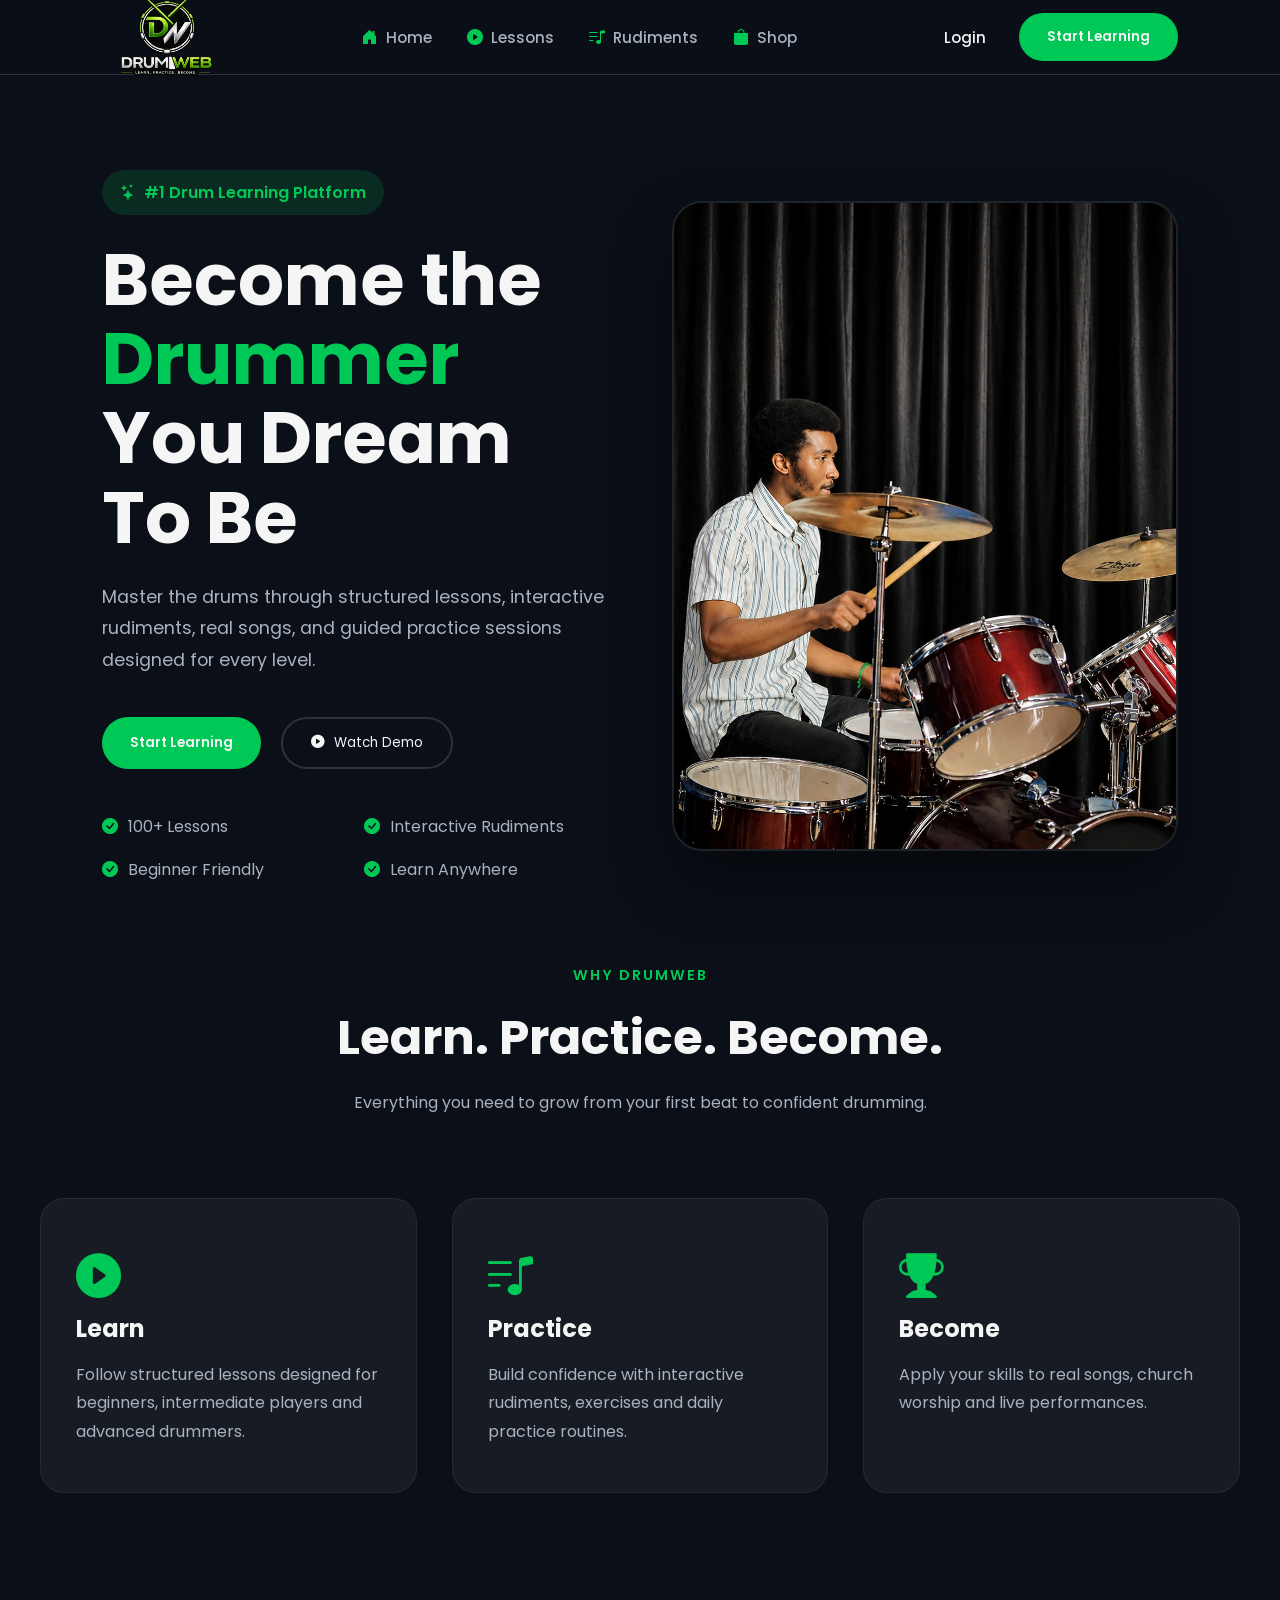
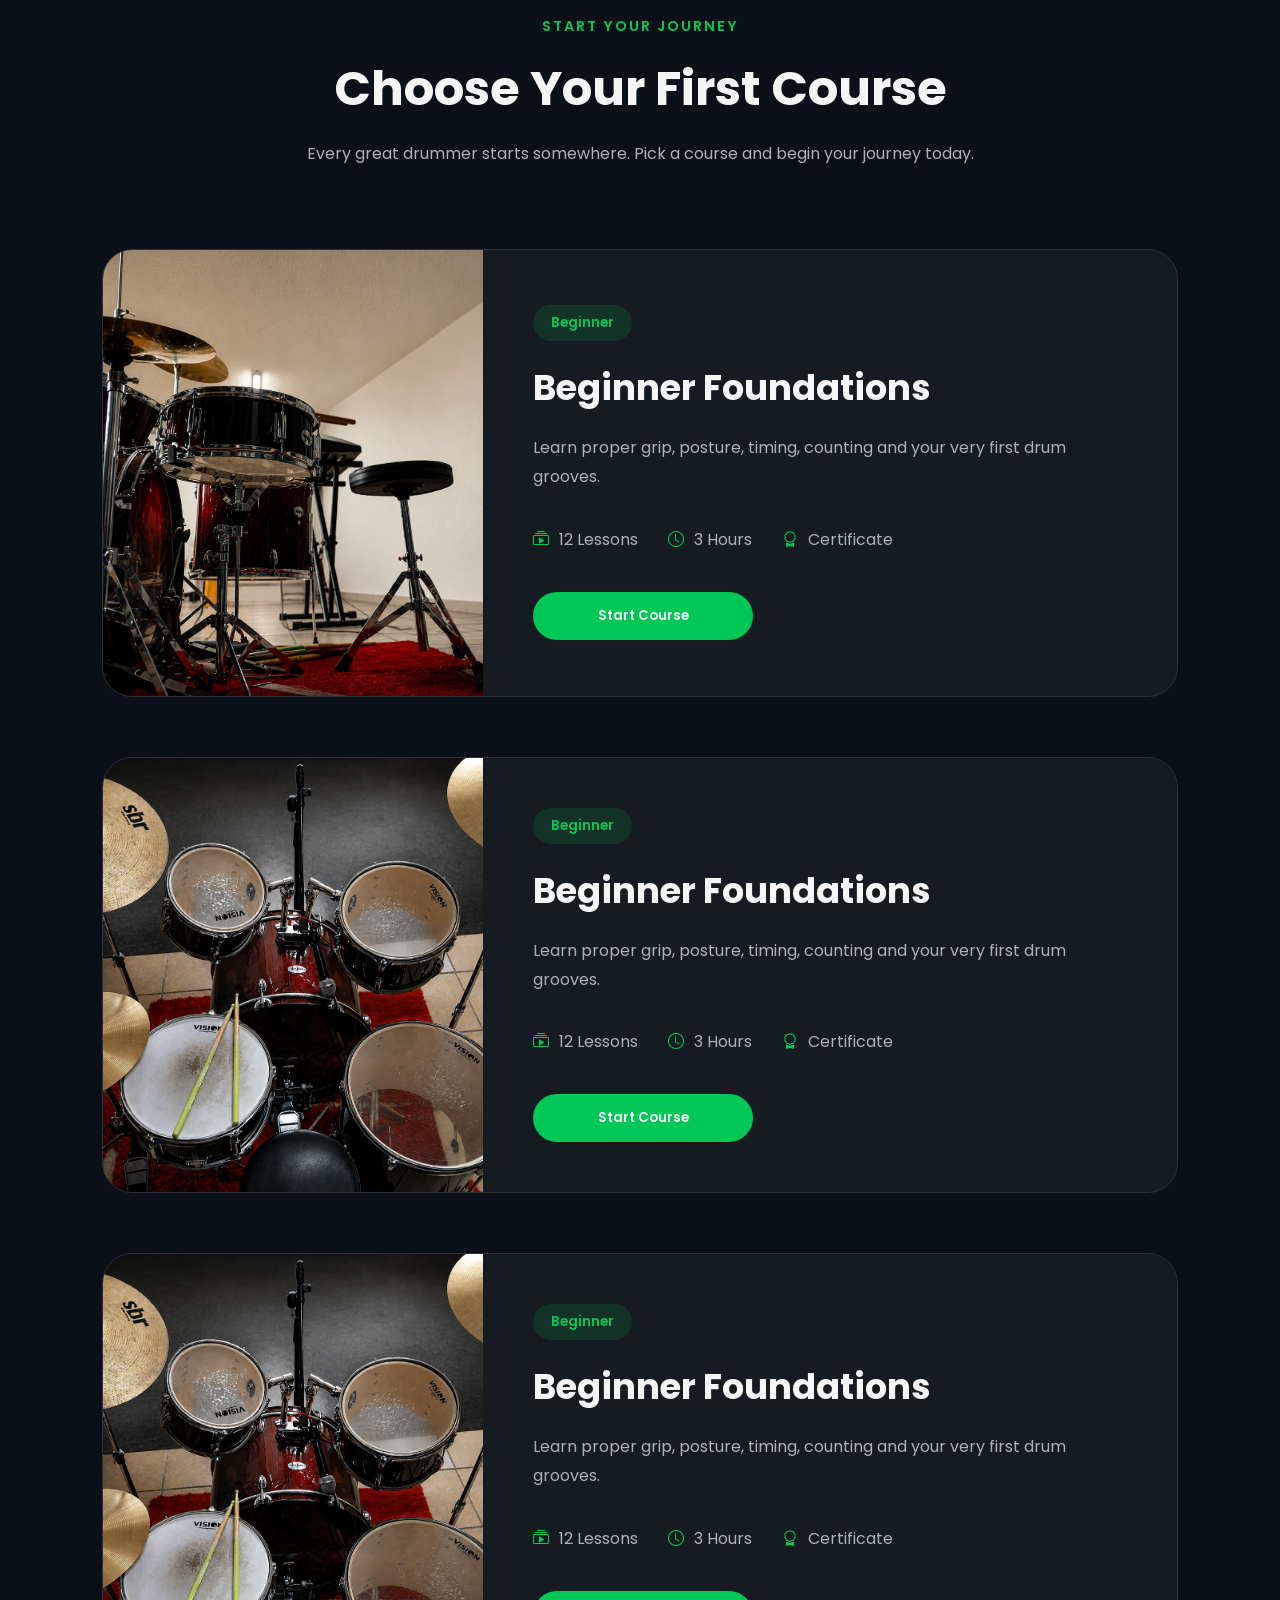
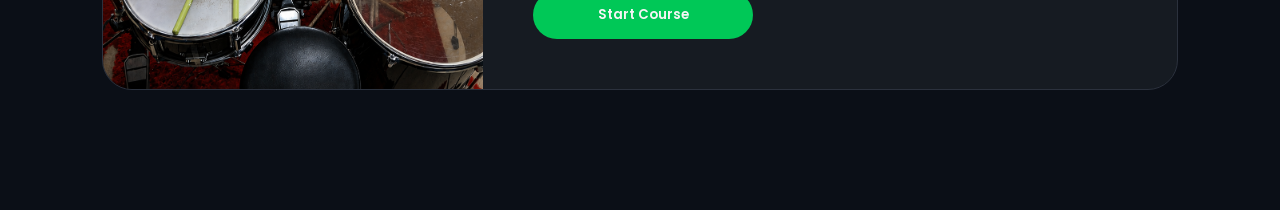
<file: index.html>
<!DOCTYPE html>
<html lang="en">
<head>

    <meta charset="UTF-8">
    <meta name="viewport" content="width=device-width, initial-scale=1.0">

    <title>DrumWeb | Learn. Practice. Become.</title>

    <!-- Google Font -->
    <link rel="preconnect" href="https://fonts.googleapis.com">
    <link rel="preconnect" href="https://fonts.gstatic.com" crossorigin>

    <link href="https://fonts.googleapis.com/css2?family=Poppins:wght@300;400;500;600;700;800&display=swap" rel="stylesheet">

    <!-- Bootstrap Icons -->
    <link rel="stylesheet"
    href="https://cdn.jsdelivr.net/npm/bootstrap-icons@1.13.1/font/bootstrap-icons.min.css">

    <link rel="stylesheet" href="styles.css">

</head>

<body>

    <!-- ==========================
        NAVBAR
=========================== -->

<header class="navbar">

    <div class="logo">
        <a href="#">
            <img src="./Assets/drumweb logo.png" alt="DrumWeb Logo">
        </a>
    </div>

    <nav class="nav-links">

        <a href="#">
            <i class="bi bi-house-door-fill"></i>
            Home
        </a>

        <a href="#">
            <i class="bi bi-play-circle-fill"></i>
            Lessons
        </a>

        <a href="#">
            <i class="bi bi-music-note-list"></i>
            Rudiments
        </a>

        <a href="#">
            <i class="bi bi-bag-fill"></i>
            Shop
        </a>

    </nav>

    <div class="nav-buttons">

        <button class="btn-login">
            Login
        </button>

        <button class="btn-primary">
            Start Learning
        </button>

    </div>

    </header>

    <!-- ==========================
          HERO
=========================== -->

<section class="hero">

    <div class="hero-content">

        <!-- Left Side -->

        <div class="hero-text">

            <span class="hero-tag">

                <i class="bi bi-stars"></i>

                #1 Drum Learning Platform

            </span>

            <h1>

                Become the

                <span>Drummer</span>

                You Dream To Be

            </h1>

            <p>

                Master the drums through structured lessons,
                interactive rudiments, real songs,
                and guided practice sessions designed for every level.

            </p>

            <div class="hero-buttons">

                <button class="btn-primary">

                    Start Learning

                </button>

                <button class="btn-secondary">

                    <i class="bi bi-play-circle-fill"></i>

                    Watch Demo

                </button>

            </div>

            <div class="hero-features">

                <span><i class="bi bi-check-circle-fill"></i> 100+ Lessons</span>

                <span><i class="bi bi-check-circle-fill"></i> Interactive Rudiments</span>

                <span><i class="bi bi-check-circle-fill"></i> Beginner Friendly</span>

                <span><i class="bi bi-check-circle-fill"></i> Learn Anywhere</span>

            </div>

        </div>

        <!-- Right Side -->

        <div class="hero-image">

            <img src="./Assets/hero img2.png" alt="Drummer">

        </div>

        </div>

</section>
        
        <!-- ==========================
        LEARN. PRACTICE. BECOME.
=========================== -->

<section class="features">

     <div class="container">

    <div class="section-title">

        <span>WHY DRUMWEB</span>

        <h2>Learn. Practice. Become.</h2>

        <p>

            Everything you need to grow from your first beat
            to confident drumming.

        </p>

    </div>

    <div class="feature-grid">

        <article class="feature-card">

            <i class="bi bi-play-circle-fill"></i>

            <h3>Learn</h3>

            <p>

                Follow structured lessons designed for beginners,
                intermediate players and advanced drummers.

            </p>

        </article>

        <article class="feature-card">

            <i class="bi bi-music-note-list"></i>

            <h3>Practice</h3>

            <p>

                Build confidence with interactive rudiments,
                exercises and daily practice routines.

            </p>

        </article>

        <article class="feature-card">

            <i class="bi bi-trophy-fill"></i>

            <h3>Become</h3>

            <p>

                Apply your skills to real songs,
                church worship and live performances.

            </p>

        </article>

    </div>
    </div>

</section>

        
    </div>

</section>

<!-- ==========================
     START YOUR JOURNEY
=========================== -->

<section class="courses">

    <div class="container">

        <div class="section-title">

            <span>START YOUR JOURNEY</span>

            <h2>Choose Your First Course</h2>

            <p>
                Every great drummer starts somewhere.
                Pick a course and begin your journey today.
            </p>

        </div>

        <!-- Course Card -->

        <div class="course-card">

            <div class="course-image">

                <img src="./Assets/drum img.png" alt="Beginner Drumming">

            </div>

            <div class="course-content">

                <span class="course-level beginner">
                    Beginner
                </span>

                <h3>Beginner Foundations</h3>

                <p>
                    Learn proper grip, posture, timing,
                    counting and your very first drum grooves.
                </p>

                <div class="course-info">

                    <span>
                        <i class="bi bi-collection-play"></i>
                        12 Lessons
                    </span>

                    <span>
                        <i class="bi bi-clock"></i>
                        3 Hours
                    </span>

                    <span>
                        <i class="bi bi-award"></i>
                        Certificate
                    </span>

                </div>

                <button class="btn-primary">

                    Start Course

                </button>

            </div>

        </div>

    </div>

     <!-- Course Card2 -->
    <div class="course-card">

            <div class="course-image">

                <img src="./Assets/drum img2.png" alt="Beginner Drumming">

            </div>

            <div class="course-content">

                <span class="course-level beginner">
                    Beginner
                </span>

                <h3>Beginner Foundations</h3>

                <p>
                    Learn proper grip, posture, timing,
                    counting and your very first drum grooves.
                </p>

                <div class="course-info">

                    <span>
                        <i class="bi bi-collection-play"></i>
                        12 Lessons
                    </span>

                    <span>
                        <i class="bi bi-clock"></i>
                        3 Hours
                    </span>

                    <span>
                        <i class="bi bi-award"></i>
                        Certificate
                    </span>

                </div>

                <button class="btn-primary">

                    Start Course

                </button>

            </div>

        </div>

    </div>

     <!-- Course Card3 -->
    <div class="course-card">

            <div class="course-image">

                <img src="./Assets/drum img2.png" alt="Beginner Drumming">

            </div>

            <div class="course-content">

                <span class="course-level beginner">
                    Beginner
                </span>

                <h3>Beginner Foundations</h3>

                <p>
                    Learn proper grip, posture, timing,
                    counting and your very first drum grooves.
                </p>

                <div class="course-info">

                    <span>
                        <i class="bi bi-collection-play"></i>
                        12 Lessons
                    </span>

                    <span>
                        <i class="bi bi-clock"></i>
                        3 Hours
                    </span>

                    <span>
                        <i class="bi bi-award"></i>
                        Certificate
                    </span>

                </div>

                <button class="btn-primary">

                    Start Course

                </button>

            </div>

        </div>

    </div>


</section>


</body>

</html>
</file>
<file: styles.css>
/* ===========================
   GOOGLE FONT
=========================== */

*{
    margin:0;
    padding:0;
    box-sizing:border-box;
}


/* ===========================
   VARIABLES
=========================== */

:root{

    --primary:#00C857;
    --primary-light:#36e87a;
    --dark:#0B0F17;
    --dark-card:#161B22;
    --white:#F5F5F5;
    --grey:#AAB2BF;
    --border:#2B313D;

}

/* ===========================
   GLOBAL
=========================== */

html{

scroll-behavior:smooth;

}

body{

    font-family:'Poppins',sans-serif;
    background:var(--dark);
    color:var(--white);
        padding-top:90px;

}

img{

    max-width:100%;
    display:block;

}

a{

    text-decoration:none;
    color:inherit;

}

button{

    font-family:inherit;
    cursor:pointer;
    border:none;

}

/* ===========================
        NAVBAR
=========================== */

.navbar{

    width:100%;

    height:75px;

    padding:0 8%;

    display:flex;

    justify-content:space-between;

    align-items:center;

    position:fixed;

    top:0;

    left:0;

    z-index:1000;

    background:rgba(11,15,23,.90);

    backdrop-filter:blur(12px);

    border-bottom:1px solid var(--border);

}

.logo img{

    width:130px;

    transition:.3s ease;

}

.logo img:hover{
    

    transform:scale(1.05);

}

.nav-links{

    display:flex;

    gap:35px;

}

.nav-links a{

    display:flex;

    align-items:center;

    gap:8px;

    font-size:.95rem;

    font-weight:500;

    color:var(--grey);

    transition:.3s ease;

}

.nav-links a:hover{

    color:var(--white);

}

.nav-links i{

    color:var(--primary);

    font-size:1rem;

}

.nav-buttons{

    display:flex;

    align-items:center;

    gap:15px;

}

.btn-login{

    background:none;

    color:var(--white);

    font-size:.95rem;

    font-weight:500;

    padding:12px 18px;

    transition:.3s ease;

}

.btn-login:hover{

    color:var(--primary);

}

.btn-primary{

    background:var(--primary);
    color:var(--white);
    padding:14px 28px;
    border-radius:50px;
    font-weight:600;
    transition:.3s ease;

}

.btn-primary:hover{

    transform:translateY(-3px);

    box-shadow:0 10px 25px rgba(0,200,87,.35);

}

/* ===========================
          HERO
=========================== */

.hero{
    min-height:calc(100vh - 75px);
    padding:80px 8%;
    display:flex;
    align-items:center;
}

.hero-content{

    width:100%;
    display:grid;
    grid-template-columns:repeat(2,minmax(0,1fr));
    align-items:center;
    gap:4rem;

}

.hero-tag{

    display:inline-flex;
    align-items:center;
    gap:8px;
    background:rgba(0,200,87,.15);
    color:var(--primary);
    padding:10px 18px;
    border-radius:50px;
    margin-bottom:25px;
    font-weight:600;

}

.hero h1{

    font-size:4.5rem;
    line-height:1.1;
    margin-bottom:25px;

}

.hero h1 span{

    color:var(--primary);

}

.hero p{

    color:var(--grey);
    font-size:1.1rem;
    line-height:1.8;
    margin-bottom:40px;

}

.hero-text{

    max-width:600px;
}

.hero-buttons{

    display:flex;
    gap:20px;
    margin-bottom:45px;
}

.btn-secondary{

    background:transparent;
    border:2px solid var(--border);
    color:var(--white);
    padding:14px 28px;
    border-radius:999px;
    display:flex;
    align-items:center;
    gap:10px;
    transition:.3s;

}

.btn-secondary:hover{

    border-color:var(--primary);
    color:var(--primary);
}

.hero-features{

    display:grid;
    grid-template-columns:repeat(2,1fr);
    gap:18px;

}

.hero-features span{

    display:flex;
    align-items:center;
    gap:10px;
    color:var(--grey);

}

.hero-features i{

    color:var(--primary);

}
.hero-image{
    display: flex;
    justify-content: center;
    align-items: center;
    position: relative;
}

.hero-image img{
    width: 100%;
    max-width: 520px;
    height: 650px;
    object-fit: cover;

    border-radius: 30px;

    border: 2px solid rgba(255,255,255,.08);

    box-shadow: 0 30px 60px rgba(0,0,0,.45);

    position: relative;
    z-index: 2;
}

.section-title{

    text-align:center;

    max-width:700px;

    margin:0 auto 80px;

}

.section-title span{

    color:var(--primary);

    font-weight:600;

    letter-spacing:2px;

    font-size:.9rem;

}

.section-title h2{

    font-size:3rem;

    margin:15px 0;

}

.section-title p{

    color:var(--grey);

    line-height:1.8;

}

.feature-grid{

    display:grid;

    grid-template-columns:repeat(3,1fr);

    gap:35px;

}

.feature-card{

    background:#171c24;
    border:1px solid rgba(255,255,255,.06);

    border-radius:24px;

    padding:45px 35px;

    transition:.35s ease;

}

.feature-card i{

    font-size:2.8rem;

    color:var(--primary);

    margin-bottom:25px;

}

.feature-card h3{

    font-size:1.5rem;

    margin-bottom:15px;

}

.feature-card p{

    color:var(--grey);

    line-height:1.8;

}

.feature-card:hover{

    transform:translateY(-12px);

    border-color:var(--primary);

    box-shadow:
    0 25px 60px rgba(0,0,0,.4),
    0 0 35px rgba(0,200,87,.15);

}

.container{
    width:100%;
    max-width:1200px;
    margin:0 auto;
}

/*===========================
      COURSES SECTION
===========================*/

.courses{

    padding:120px 8%;

}

.course-card{

    display:grid;

    grid-template-columns:380px 1fr;

    background:var(--dark-card);

    border:1px solid var(--border);

    border-radius:30px;

    overflow:hidden;

    margin-top:60px;

    transition:.35s;

}

.course-card:hover{

    transform:translateY(-10px);

    border-color:var(--primary);

    box-shadow:0 25px 60px rgba(0,200,87,.18);

}

.course-image{

    overflow:hidden;

}

.course-image img{

    width:100%;

    height:100%;

    object-fit:cover;

    transition:.5s;

}

.course-card:hover img{

    transform:scale(1.08);

}

.course-content{

    padding:50px;

    display:flex;

    flex-direction:column;

    justify-content:center;

}

.course-level{

    display:inline-block;

    width:max-content;

    padding:8px 18px;

    border-radius:40px;

    font-size:.85rem;

    font-weight:600;

    margin-bottom:20px;

}

.beginner{

    background:#00C85722;

    color:var(--primary);

}

.course-content h3{

    font-size:2.2rem;

    margin-bottom:20px;

}

.course-content p{

    color:var(--grey);

    line-height:1.8;

    margin-bottom:35px;

}

.course-info{

    display:flex;

    gap:30px;

    margin-bottom:40px;

    flex-wrap:wrap;

}

.course-info span{

    display:flex;

    align-items:center;

    gap:10px;

    color:var(--grey);

}

.course-info i{

    color:var(--primary);

}

.course-content .btn-primary{

    width:220px;

}
</file>
